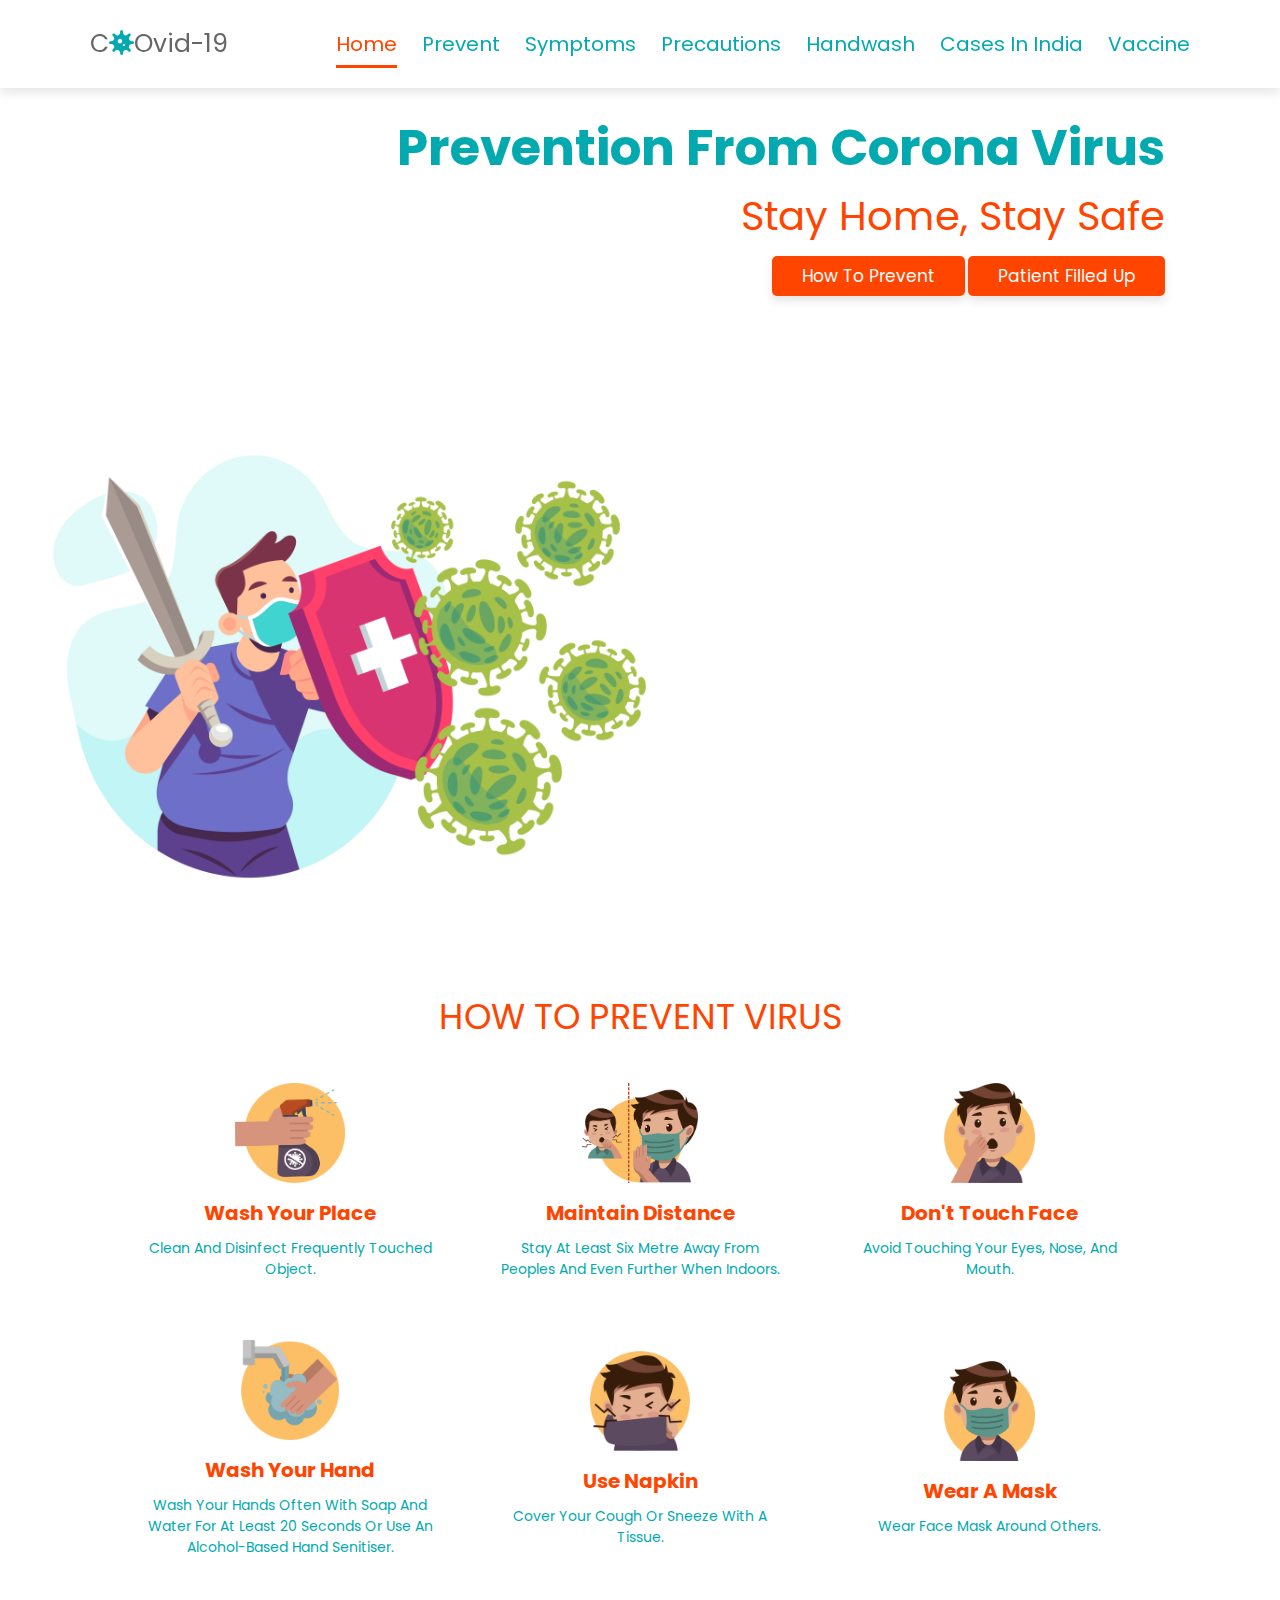
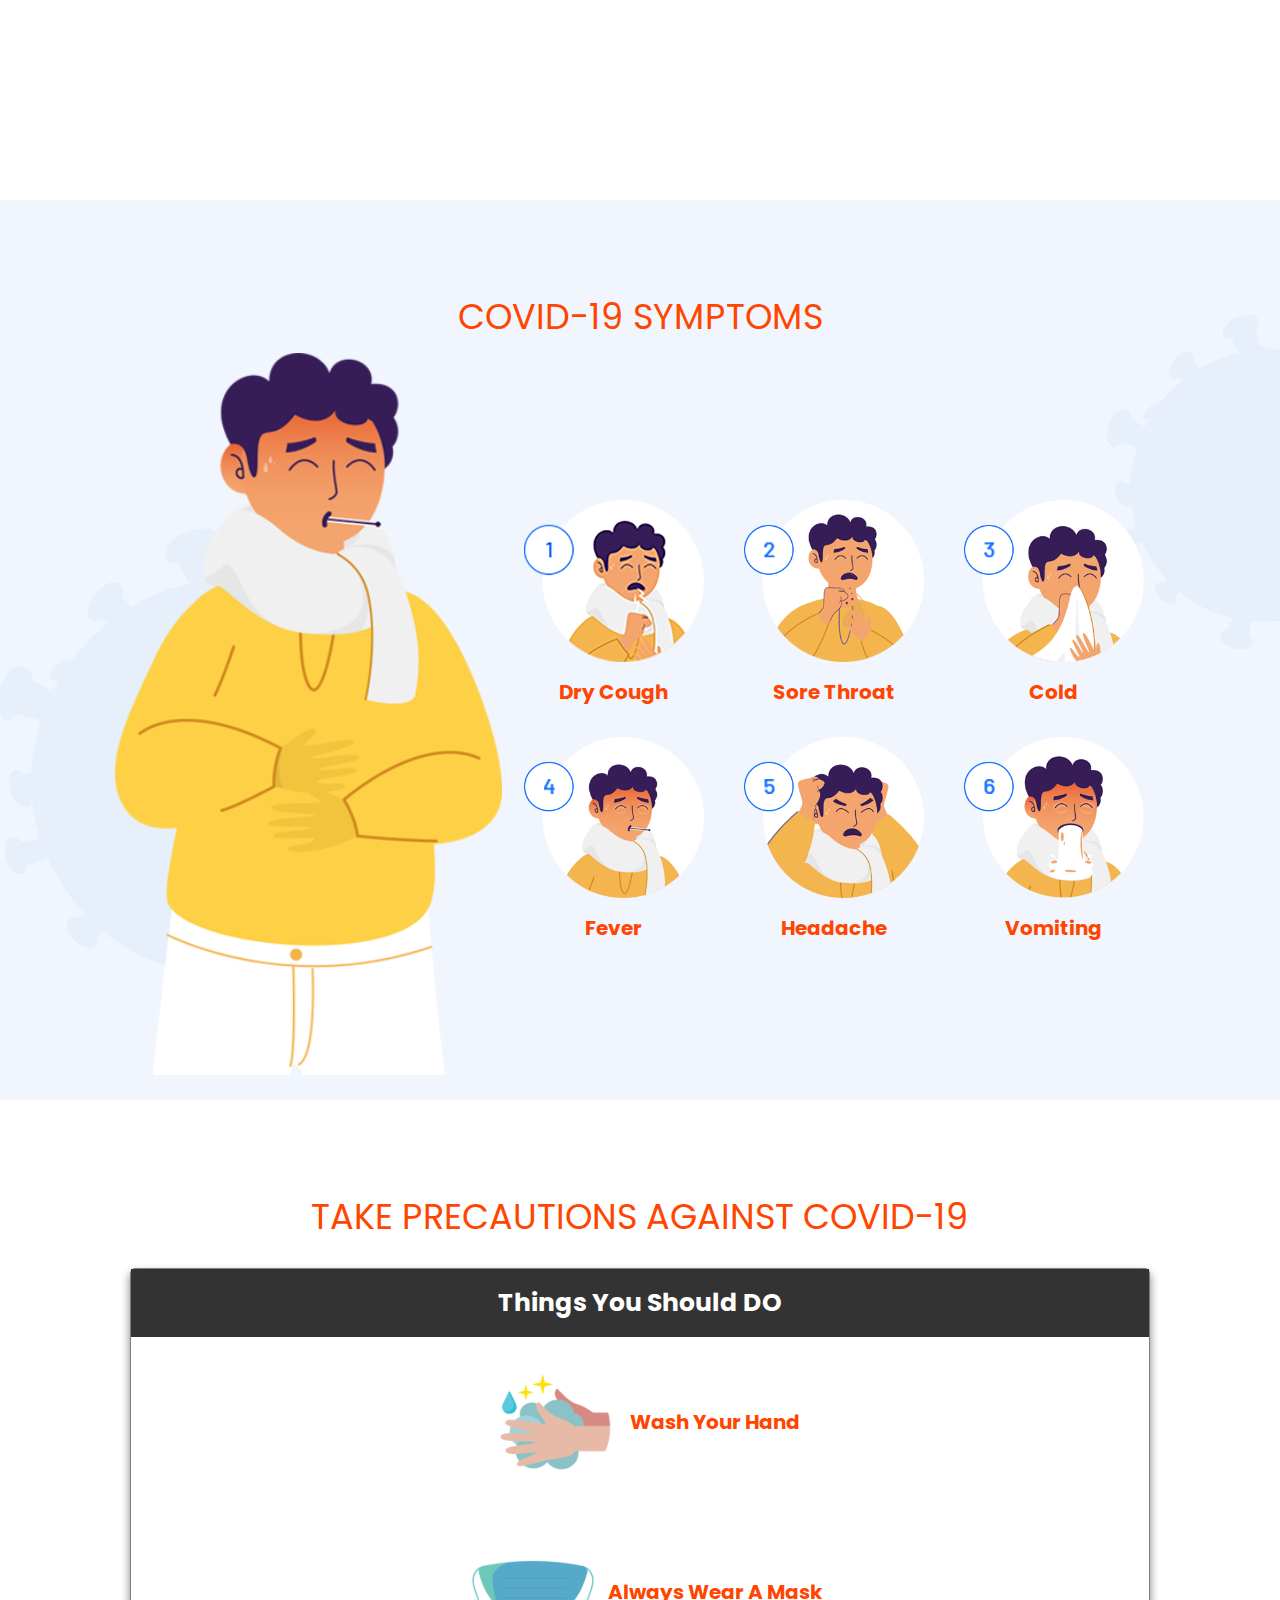
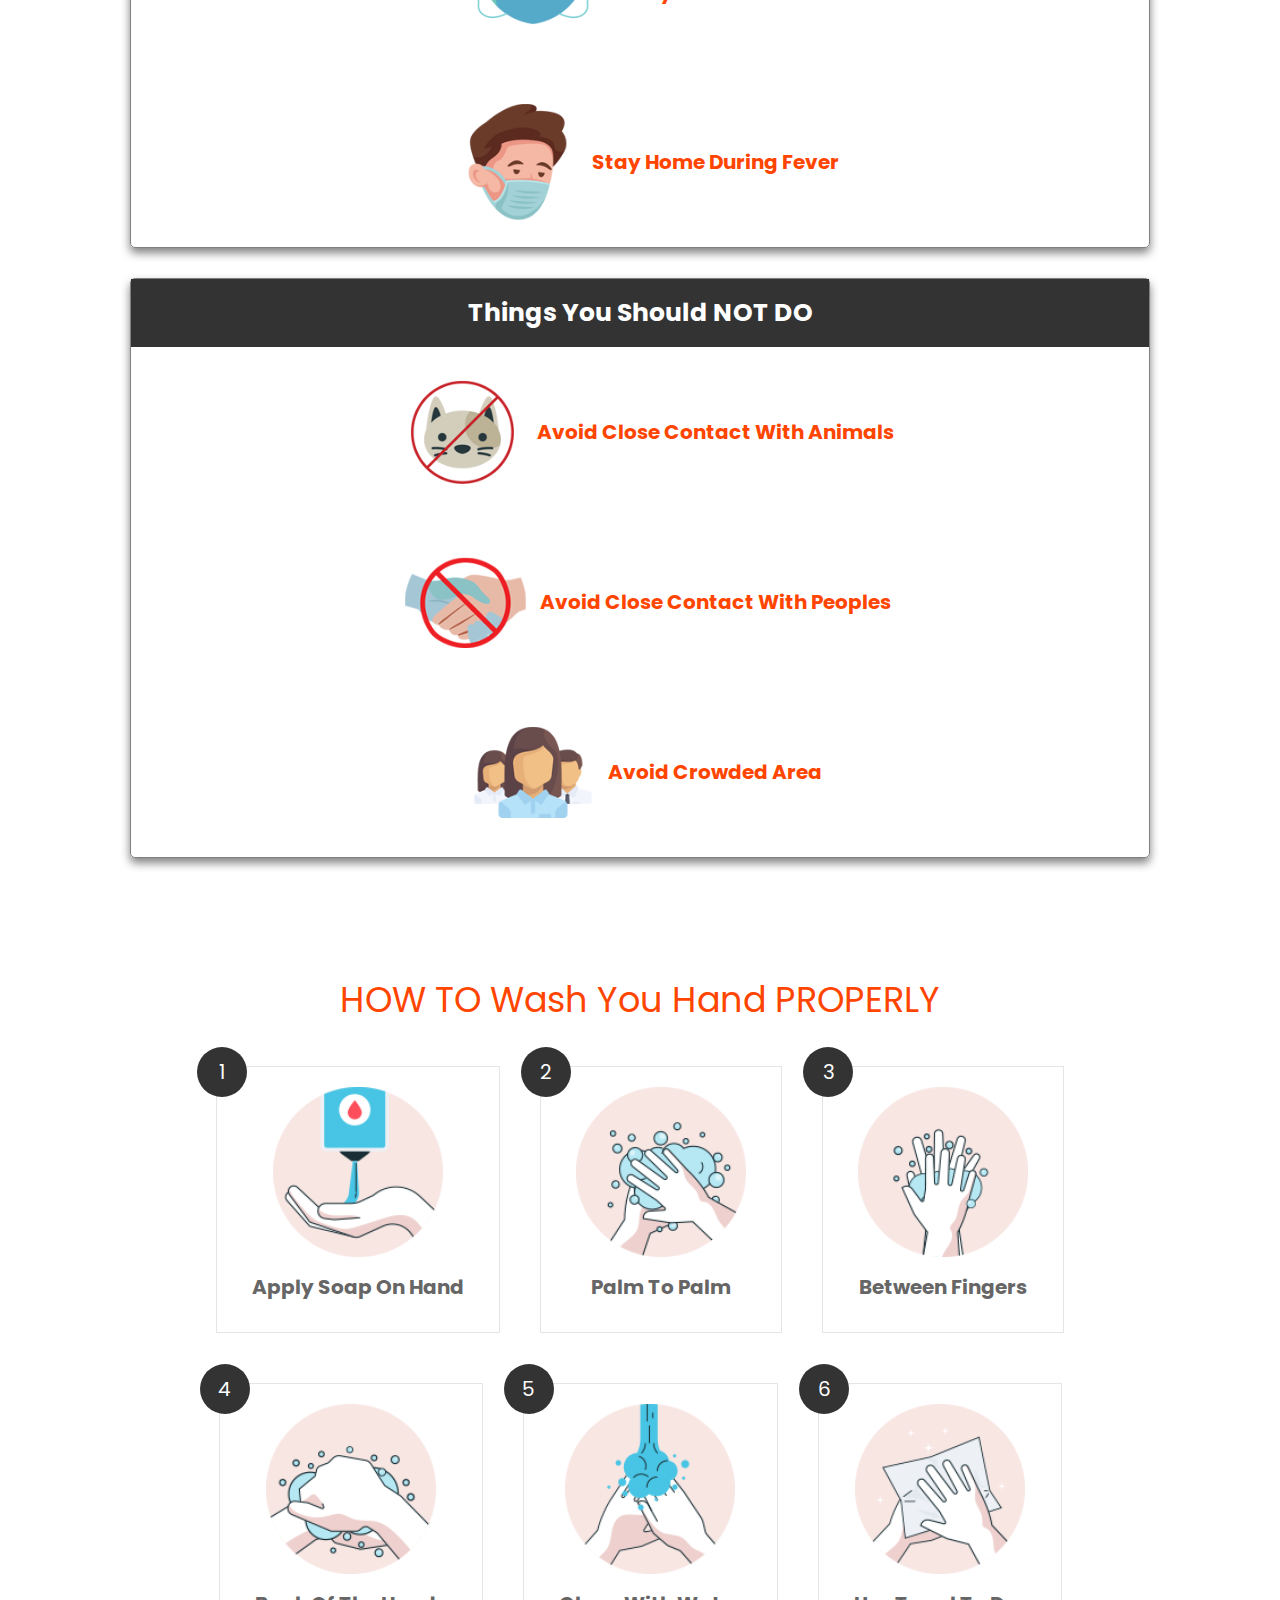
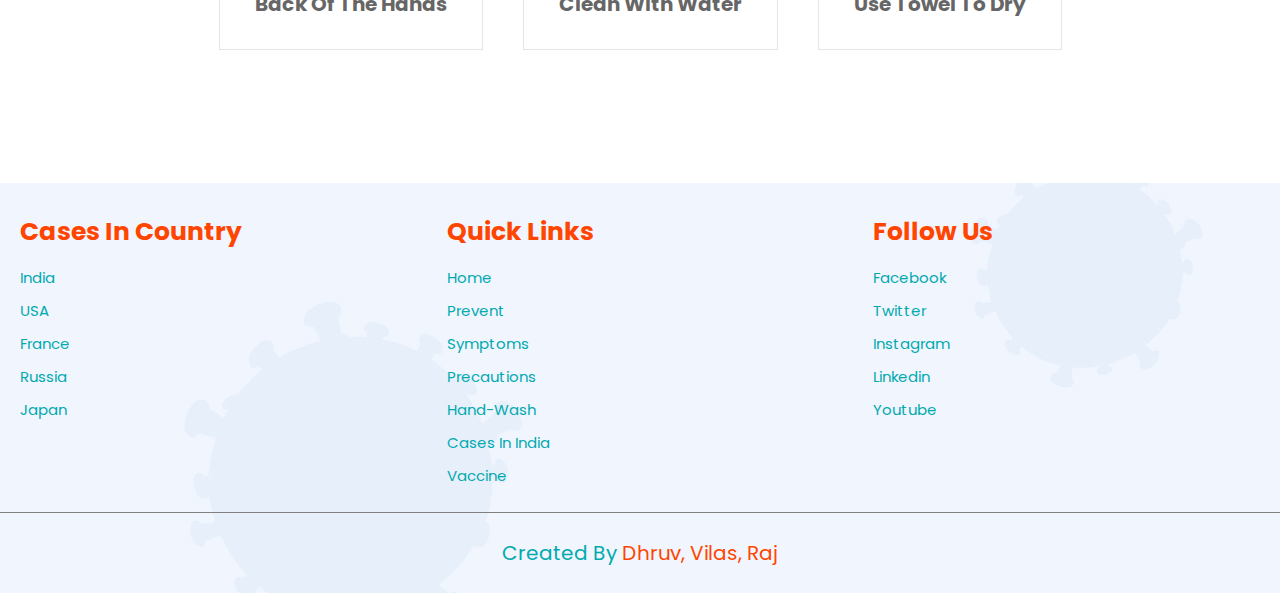
<file: index.html>
<!DOCTYPE html>
<html lang="en">
<head>
    <meta charset="UTF-8">
    <meta name="viewport" content="width=device-width, initial-scale=1.0">
    <title>Covid-19</title>
    <link rel="stylesheet" href="https://cdnjs.cloudflare.com/ajax/libs/font-awesome/5.15.3/css/all.min.css">
    <link rel="stylesheet" href="style.css">
    <script src="https://cdnjs.cloudflare.com/ajax/libs/jquery/3.6.0/jquery.min.js"></script>
    <script src="script.js"></script>
</head>

<body>

<header>
    <a href="#" class="logo">c<span class="fas fa-virus"></span>ovid-19</a>

    <div id="menu" class="fas fa-bars"></div>

    <nav class="navbar">
        <ul>
            <li><a class="active" href="#home">home</a></li>
            <li><a href="#prevent">prevent</a></li>
            <li><a href="#symptoms">symptoms</a></li>
            <li><a href="#precautions">precautions</a></li>
            <li><a href="#handwash">handwash</a></li>
            <li><a href="Tracker.html" target="_blank">Cases in India</a></li>
            <li><a href="https://www.cowin.gov.in/" target="_blank">Vaccine</a></li>
        </ul>
    </nav>
</header>

<section class="home" id="home">
    <div class="content">
        <h1>Prevention from Corona Virus</h1>
        <h3>stay home, stay safe</h3>
        <a href="#prevent" class="btn">how to prevent</a>
        <a href="Form.html" target="_blank" class="btn">Patient Filled up</a>
    </div>
</section>

<section class="prevent" id="prevent">
    <h1 class="heading"> how to prevent virus </h1>

    <div class="box-container">

        <div class="box">
            <img src="images/pre-1.png" alt="">
            <h3>wash your place</h3>
            <p>Clean and disinfect frequently touched object.</p>
        </div>

        <div class="box">
            <img src="images/pre-2.png" alt="">
            <h3>maintain distance</h3>
            <p>Stay at least Six metre away from peoples and even further when indoors.</p>
        </div>

        <div class="box">
            <img src="images/pre-3.png" alt="">
            <h3>don't touch face</h3>
            <p>Avoid touching your eyes, nose, and mouth.</p>
        </div>

        <div class="box">
            <img src="images/pre-4.png" alt="">
            <h3>wash your hand</h3>
            <p>Wash your hands often with soap and water for at least 20 seconds or use an alcohol-based hand senitiser.</p>
        </div>

        <div class="box">
            <img src="images/pre-5.png" alt="">
            <h3>use napkin</h3>
            <p>Cover your cough or sneeze with a tissue.</p>
        </div>

        <div class="box">
            <img src="images/pre-6.png" alt="">
            <h3>wear a mask</h3>
            <p>Wear face mask around others.</p>
        </div>
    </div>
</section>

<section class="symptoms" id="symptoms">
    <h1 class="heading">covid-19 symptoms</h1>

    <div class="column">

        <div class="main-image">
            <img src="images/main-symp-img.png" alt="">
        </div>

        <div class="box-container">

            <div class="box">
                <img src="images/symp-a.png" alt="">
                <h3>dry cough</h3>
            </div>

            <div class="box">
                <img src="images/symp-b.png" alt="">
                <h3>sore throat</h3>
            </div>

            <div class="box">
                <img src="images/symp-c.png" alt="">
                <h3>cold</h3>
            </div>

            <div class="box">
                <img src="images/symp-d.png" alt="">
                <h3>fever</h3>
            </div>

            <div class="box">
                <img src="images/symp-e.png" alt="">
                <h3>headache</h3>
            </div>

            <div class="box">
                <img src="images/symp-f.png" alt="">
                <h3>vomiting</h3>
            </div>
            
        </div>
    </div>
</section>

<section class="precautions" id="precautions">

    <h1 class="heading">take precautions against covid-19</h1>

    <div class="column">

        <div class="box-container">

            <h3 class="title">things you should DO</h3>

            <div class="box">
                <img src="images/do-img1.png" alt="">
                <div class="info">
                    <h3>wash your hand</h3>
                </div>
            </div>

            <div class="box">
                <img src="images/do-img2.png" alt="">
                <div class="info">
                    <h3>always wear a mask</h3>
                </div>
            </div>

            <div class="box">
                <img src="images/do-img3.png" alt="">
                <div class="info">
                    <h3>stay home during fever</h3>
                </div>
            </div>

        </div>

        <div class="box-container">

            <h3 class="title">things you should NOT DO</h3>

            <div class="box">
                <img src="images/dont-img1.png" alt="">
                <div class="info">
                    <h3>avoid close contact with animals</h3>
                </div>
            </div>

            <div class="box">
                <img src="images/dont-img2.png" alt="">
                <div class="info">
                    <h3>avoid close contact with peoples</h3>
                </div>
            </div>

            <div class="box">
                <img src="images/dont-img3.png" alt="">
                <div class="info">
                    <h3>avoid crowded area</h3>
                </div>
            </div>
        </div>
    </div>
</section>

<section class="handwash" id="handwash">
    <h1 class="heading">how to <span>wash you hand</span> properly</h1>

    <div class="box-container">
        <div class="box">
            <span>1</span>
            <img src="images/hadnwash-1.png" alt="">
            <h3>Apply Soap on Hand</h3>
        </div>

        <div class="box">
            <span>2</span>
            <img src="images/hadnwash-2.png" alt="">
            <h3>Palm to Palm</h3>
        </div>

        <div class="box">
            <span>3</span>
            <img src="images/hadnwash-3.png" alt="">
            <h3>Between Fingers</h3>
        </div>

        <div class="box">
            <span>4</span>
            <img src="images/hadnwash-4.png" alt="">
            <h3>Back of The Hands</h3>
        </div>

        <div class="box">
            <span>5</span>
            <img src="images/hadnwash-5.png" alt="">
            <h3>clean with water</h3>
        </div>

        <div class="box">
            <span>6</span>
            <img src="images/hadnwash-6.png" alt="">
            <h3>Use Towel to Dry</h3>
        </div>
    </div>
</section>

<div class="footer">
    <div class="box-container">
        <div class="box">
            <h3>Cases in Country</h3>
            <a href="https://www.worldometers.info/coronavirus/country/india/" target="_blank">india</a>
            <a href="https://www.worldometers.info/coronavirus/country/us/" target="_blank">USA</a>
            <a href="https://www.worldometers.info/coronavirus/country/france/" target="_blank">france</a>
            <a href="https://www.worldometers.info/coronavirus/country/russia/" target="_blank">russia</a>
            <a href="https://www.worldometers.info/coronavirus/country/japan/" target="_blank">japan</a>
        </div>

        <div class="box">
            <h3>quick links</h3>
            <a href="#home">home</a>
            <a href="#prevent">prevent</a>
            <a href="#symptoms">symptoms</a>
            <a href="#precautions">precautions</a>
            <a href="#handwash">hand-wash</a>
            <a href="Tracker.html" target="_blank">Cases in India</a>
            <a href="https://www.cowin.gov.in/" target="_blank">Vaccine</a>
        </div>

        <div class="box">
            <h3>follow us</h3>
            <a href="#">facebook</a>
            <a href="#">twitter</a>
            <a href="#">instagram</a>
            <a href="#">linkedin</a>
            <a href="#">youtube</a>
        </div>
    </div>
    
    <h1 class="credit"> created by <a href="#">Dhruv, Vilas, Raj</a></h1>
</div>

<a href="#home" class="scroll-top">
    <img src="images/scroll-img.png" alt="">
</a>

</body>
</html>
</file>
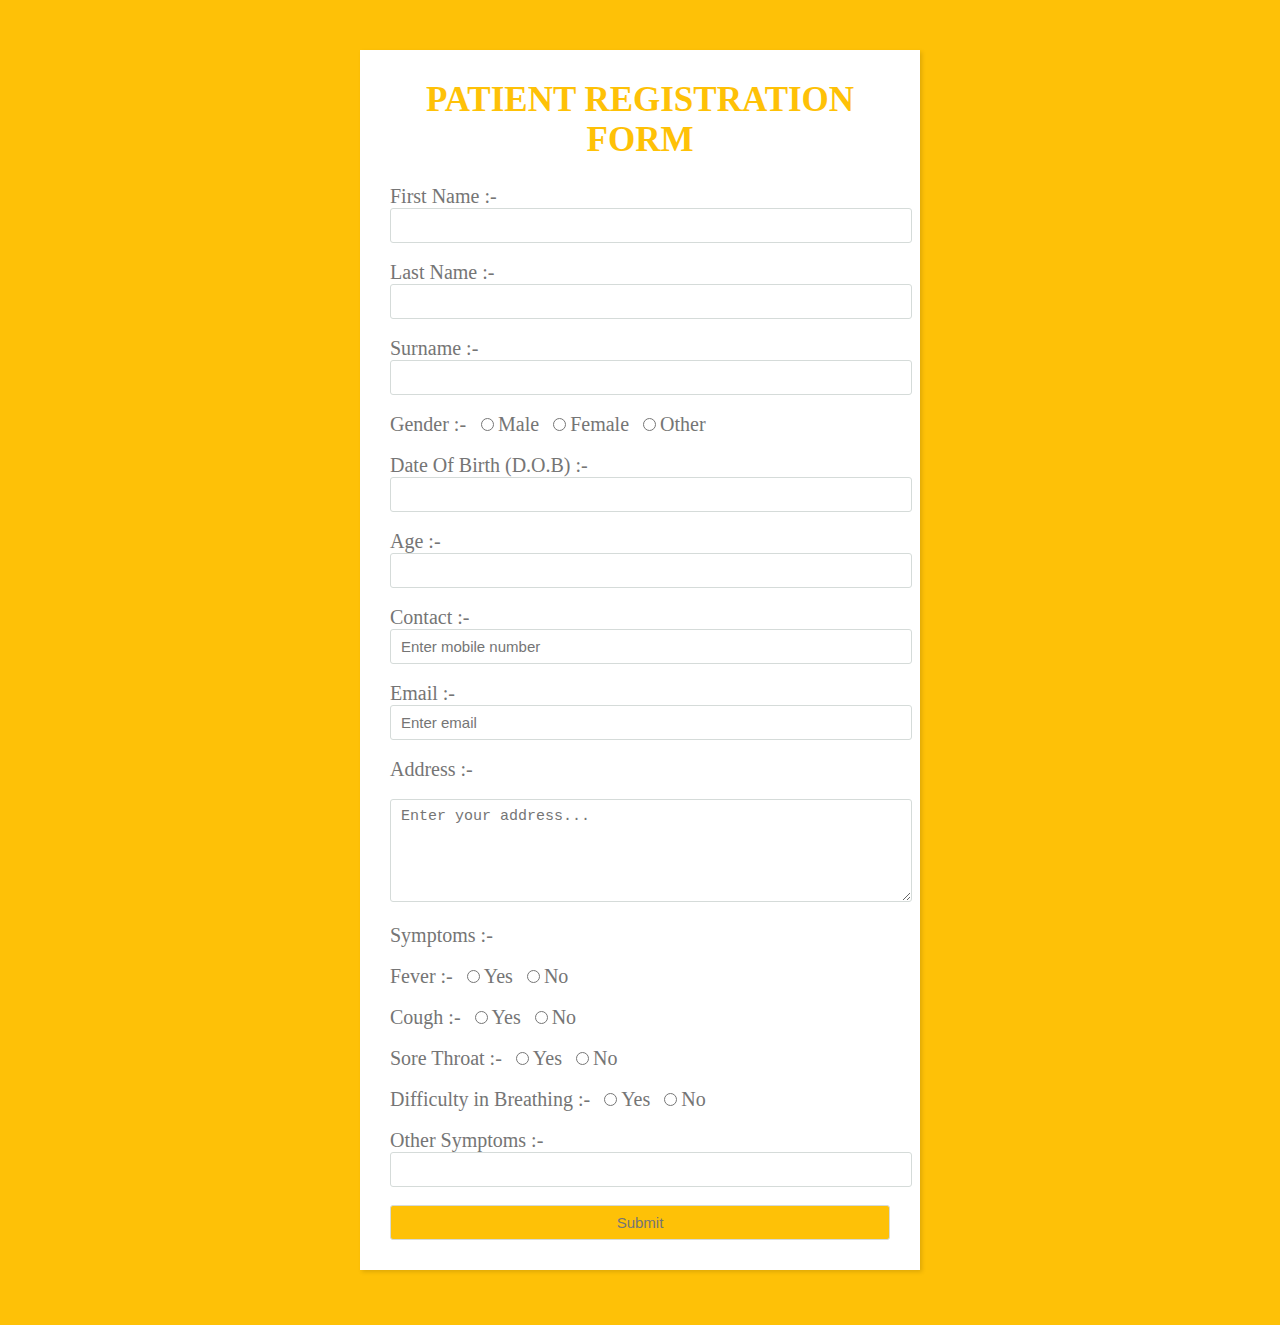
<file: Form.html>
<!DOCTYPE html>
<html>
    <head>
        <title>Patient Registration Form</title>
        <link rel="stylesheet" href="Form.css">
    </head>
    
    <body >
        
        <div>
            <div class="wrapper">
                <form action="Form.php" method="POST">
                    <center>
                        <h1>Patient Registration Form</h1>
                    </center>
                    <label class="text">First Name :-</label>
                        <input class="text1" type="text" name="Fname" placeholder="" required><br><br>
                    <label class="text">Last Name :-</label>
                        <input class="text1" type="text" name="Lname" placeholder="" required><br><br>
                    <label class="text">Surname :-</label>
                        <input class="text1" type="text" name="Surname" placeholder="" required><br><br>
                    
                    <label class="text">Gender :- </label>
                    <input type="radio" name="gender" id="male" value="male" >
                        <label class="text">Male</label>
                    <input type="radio" name="gender" id="female" value="female">
                        <label class="text">Female</label>
                    <input type="radio" name="gender" id="female" value="other" >
                        <label class="text">Other</label><br><br>
                    
                    <label class="text">Date Of Birth (D.O.B) :- </label>
                        <input class="text1" type="text" name="DOB" id="DOB" required><br><br>
                    <label class="text">Age :- </label>
                        <input class="text1" type="text" name="Age" id=""><br><br>
                    <label class="text">Contact :-</label>
                        <input class="text1" type="text" name="Contact" id="Contact" placeholder="Enter mobile number" required><br><br>
                    <label class="text">Email :-</label>
                        <input class="text1" type="email" name="Email" id="Email" placeholder="Enter email" required><br><br>
        
                    <label class="text">Address :-</label><br><br>
                        <textarea name="Address" id="" cols="40" rows="5" placeholder="Enter your address..."></textarea><br><br>
                    
                    <label class="text">Symptoms :-</label><br><br>
                    <label class="text">Fever :-</label>
                    <input type="radio" name="Fever" id="Fever" value="YES" >
                        <label class="text">Yes</label>
                    <input type="radio" name="Fever" id="Fever" value="NO" >
                        <label class="text">No</label><br><br>
    
                    <label class="text">Cough :-</label>
                    <input type="radio" name="Cough" id="" value="YES" >
                        <label class="text">Yes</label>
                    <input type="radio" name="Cough" id="" value="NO" >
                        <label class="text">No</label><br><br>
                    
                    <label class="text">Sore Throat :-</label>
                    <input type="radio" name="Sore_Throat" id="" value="YES" >
                        <label class="text">Yes</label>
                    <input type="radio" name="Sore_Throat" id="" value="NO" >
                        <label class="text">No</label><br><br>
    
                    <label class="text">Difficulty in Breathing :-</label>
                    <input type="radio" name="Difficulty_in_Breathing" id="" value="YES" >
                        <label class="text">Yes</label>
                    <input type="radio" name="Difficulty_in_Breathing" id="" value="NO" >
                        <label class="text">No</label><br><br>
    
                    <label class="text">Other Symptoms :-</label>
                    <input type="text" name="Other_Symptoms" id="" class="text1"><br><br>
    
                    <input type="submit" name="submit" value="Submit" class="btn">
       
                </form>
            </div>
            
        </div>
        
    </body>
</html>
</file>
<file: style.css>
@import url('https://fonts.googleapis.com/css2?family=Poppins:wght@100;200;300;400&display=swap');

*{
    font-family: 'Poppins', sans-serif;
    margin:0; padding:0;
    box-sizing: border-box;
    text-decoration: none;
    outline: none;
    border:none;
    text-transform: capitalize;
}

*::selection{
    background:#02aab0;
    color:#fff;
}

html{
    font-size: 62.5%;
    overflow-x: hidden;
}

section{
    min-height: 100vh;
    padding:1rem 9%;
    padding-top: 8rem;
}

.heading{
    text-align: center;
    color:orangered;
    font-size: 3.5rem;
    text-transform: uppercase;
    font-weight: normal;
    padding:1rem;
}

header{
    width:100%;
    background: #fff;
    display: flex;
    align-items: center;
    justify-content: space-between;
    position: fixed;
    top:0; left: 0;
    z-index: 1000;
    padding:2.5rem 7%;
    box-shadow: 0 .5rem 1rem rgba(0,0,0,.1);
}

header .logo{
    font-size: 2.5rem;
    color:#666;
}

header .logo span{
    color:#02aab0;
}

header .navbar ul{
    display: flex;
    align-items: center;
    justify-content: center;
    list-style: none;
}

header .navbar ul li{
    margin-left: 2.5rem;
}

header .navbar ul li a{
    color:#02aab0;
    font-size: 2rem;
}

header .navbar ul li a.active, header .navbar ul li a:hover{
    color:orangered;
    border-bottom: solid orangered;
    padding:.7rem 0;
}

#menu{
    font-size: 3rem;
    color:#999;
    cursor: pointer;
    display: none;
}

.home{
    background:url(images/home.jpg) no-repeat;
    background-size: 700px;
    
    background-position: left bottom;
}

.home .content{
    text-align: right;
    padding-top: 3rem;
}

.home .content h1{
    font-size: 5rem;
    color:#02aab0;
}

.home .content h3{
    font-size: 4rem;
    color:orangered;
    font-weight: normal;
}

.home .content .btn{
    display: inline-block;
    padding:.7rem 3rem;
    color:#fff;
    background:orangered;
    border-radius: .5rem;
    box-shadow: 0 .5rem 1rem rgba(0,0,0,.1);
    margin-top: 1rem;
    font-size: 1.7rem;
}

.home .content .btn:hover{
    background:#02aab0;
}

.prevent .box-container{
    display: flex;
    align-items: center;
    justify-content: center;
    flex-wrap: wrap;
}

.prevent .box-container .box{
    flex:1 1 30rem;
    border-radius: .5rem;
    margin:1rem;
    padding:1rem;
    text-align: center;
}

.prevent .box-container .box img{
    height:12rem;
    padding:1rem;
}

.prevent .box-container .box h3{
    color:orangered;
    font-size: 2rem;
}

.prevent .box-container .box p{
    color:#02aab0;
    font-size: 1.4rem;
    padding:1rem;
}

.prevent .box-container .box:hover{
    box-shadow: 0 .5rem 1rem rgba(0,0,0,.1);
}

.symptoms{
    background:url(images/background-img.jpg) no-repeat;
    background-size: cover;
    background-position: center;
}

.symptoms .column{
    display: flex;
    align-items: center;
    justify-content: center;
}

.symptoms .column .main-image img{
    width: 43vh;
}

.symptoms .column .box-container{
    display: flex;
    align-items: center;
    justify-content: center;
    flex-wrap: wrap;
}

.symptoms .column .box-container .box{
    margin:1rem;
    text-align: center;
}

.symptoms .column .box-container .box img{
    width:20rem;
    padding:1rem;
}

.symptoms .column .box-container .box h3{
    font-size: 2rem;
    color:orangered;
}

.precautions .column{
    display: flex;
    justify-content: center;
    flex-wrap: wrap;
}

.precautions .column .box-container{
    margin:1.5rem;
    flex:1 1 50rem;
    border:.1rem solid gray;
    box-shadow: 0 .5rem 1rem gray;
    border-radius: .5rem;
}

.precautions .column .box-container .title{
    padding:1.5rem .5rem;
    text-align: center;
    font-size: 2.5rem;
    background:#333;
    color:#fff;
}

.precautions .column .box-container:last-child .title{
    background: #333;
}

.precautions .column .box-container .box{
    display: flex;
    justify-content: center;
    align-items: center;
    padding:1rem;
}

.precautions .column .box-container .box img{
    width:15rem;
    padding:1rem;
}

.precautions .column .box-container .box h3{
    font-size: 2rem;
    color:orangered;
}

.precautions .column .box-container .box p{
    font-size: 1.2rem;
    color:#02aab0;
    padding:1rem 0;
}

.handwash .heading{
    text-align: center;
    padding:1rem;
}

.handwash .box-container{
    display: flex;
    align-items: center;
    justify-content: center;
    flex-wrap: wrap;
}

.handwash .box-container .box{
    background:#fff;
    border:.1rem solid rgba(0,0,0,.1);
    margin:2rem;
    margin-top: 3rem;
    padding:2rem 3.5rem;
    text-align: center;
    position: relative;
}

.handwash .box-container .box img{
    height:17rem;
    width:17rem;
}

.handwash .box-container .box h3{
    font-size: 2rem;
    color:#666;
    padding:1rem 0;
}

.handwash .box-container .box span{
    display: block;
    position: absolute;
    top:-2rem; left:-2rem;
    height:5rem; width:5rem;
    line-height: 5rem;
    font-size: 2rem;
    color:#fff;
    background:#333;
    border-radius: 5rem;
}

.footer{
    background:url(images/background-img.jpg) no-repeat;
    background-size: cover;
    background-position: center;
}

.footer .box-container{
    display: flex;
    flex-wrap: wrap;
}

.footer .box-container .box{
    flex:1 1 25rem;
    margin:2rem;
}

.footer .box-container .box h3{
    font-size: 2.5rem;
    color: orangered;
    padding:1rem 0;
}

.footer .box-container .box p{
    font-size: 1.5rem;
    color:#02aab0;
    padding:.5rem 0;
}

.footer .box-container .box a{
    font-size: 1.5rem;
    color:#02aab0;
    padding:.5rem 0;
    display: block;
}

.footer a:hover{
    text-decoration: underline;
}

.footer .credit{
    font-size: 2rem;
    font-weight: normal;
    text-align: center;
    border-top: .1rem solid gray;
    padding:2.5rem 1rem;
    color:#02aab0;
}

.footer .credit a{
    color:orangered;
}

.scroll-top{
    position: fixed;
    bottom:7.5rem; right:1.5rem;
}

.scroll-top img{
    width:8rem;
}
</file>
<file: Form.css>
*{
    margin: 0;
    padding: 0;
}
body{
    background: #fec107;
    padding: 0 10px;
}
.wrapper{
    max-width: 500px;
    width: 100%;
    background: #fff;
    margin: 50px auto;
    box-shadow: 2px 2px 4px rgba(0,0,0,0.125);
    padding: 30px;
}
h1{
    font-size: 35px;
    font-weight: 700;
    margin-bottom: 25px;
    color: #fec107;
    text-transform: uppercase;
    text-align: center;
}
.text{
    width: 200px;
    color: #757575;
    margin-right: 10px;
    font-size: 20px;
}
.text1,textarea,.btn{
    width: 100%;
    outline: none;
    border: 1px solid #d5dbd9;
    font-size: 15px;
    padding: 8px 10px;
    border-radius: 3px;
    transition: all 0.3s ease;
}
.btn{
    background: #fec107;
    color: #757575;
}
.btn:hover{
    background: #757575;
    color: #fec107;
}
</file>
